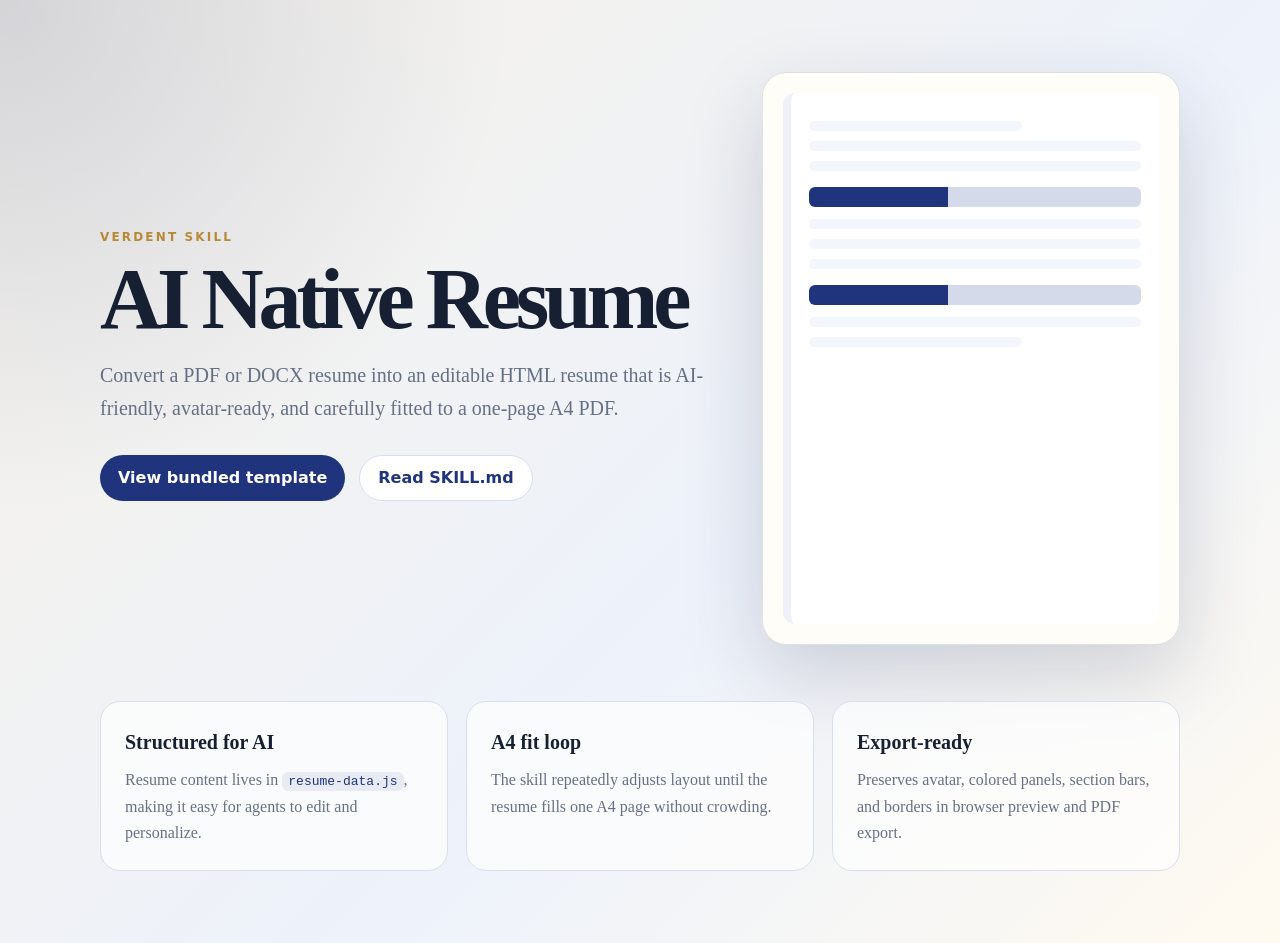
<file: index.html>
<!doctype html>
<html lang="en">
  <head>
    <meta charset="utf-8">
    <meta name="viewport" content="width=device-width, initial-scale=1">
    <title>AI Native Resume Skill</title>
    <style>
      :root {
        --ink: #172033;
        --muted: #667085;
        --line: #d7deee;
        --navy: #1f347d;
        --gold: #b88935;
        --paper: #fffdf7;
        --wash: #f3f6fc;
      }

      * {
        box-sizing: border-box;
      }

      body {
        margin: 0;
        color: var(--ink);
        background:
          radial-gradient(circle at top left, rgba(31, 52, 125, 0.16), transparent 32rem),
          linear-gradient(135deg, #f7f2e8, #edf2fb 58%, #fffaf0);
        font-family: ui-serif, "Songti SC", Georgia, serif;
        line-height: 1.65;
      }

      main {
        width: min(1080px, calc(100% - 40px));
        margin: 0 auto;
        padding: 72px 0;
      }

      .hero {
        display: grid;
        grid-template-columns: minmax(0, 1.2fr) minmax(280px, 0.8fr);
        gap: 36px;
        align-items: center;
      }

      .eyebrow {
        color: var(--gold);
        font-family: ui-sans-serif, system-ui, sans-serif;
        font-size: 12px;
        font-weight: 800;
        letter-spacing: 0.18em;
        text-transform: uppercase;
      }

      h1 {
        margin: 12px 0 18px;
        font-size: clamp(42px, 8vw, 86px);
        line-height: 0.92;
        letter-spacing: -0.06em;
      }

      .lead {
        max-width: 680px;
        color: var(--muted);
        font-size: 20px;
      }

      .actions {
        display: flex;
        flex-wrap: wrap;
        gap: 14px;
        margin-top: 30px;
      }

      a {
        color: var(--navy);
      }

      .button {
        display: inline-flex;
        align-items: center;
        justify-content: center;
        min-height: 46px;
        padding: 0 18px;
        color: white;
        background: var(--navy);
        border-radius: 999px;
        font-family: ui-sans-serif, system-ui, sans-serif;
        font-weight: 750;
        text-decoration: none;
      }

      .button.secondary {
        color: var(--navy);
        background: white;
        border: 1px solid var(--line);
      }

      .resume-card {
        padding: 20px;
        background: var(--paper);
        border: 1px solid rgba(31, 52, 125, 0.14);
        border-radius: 24px;
        box-shadow: 0 30px 80px rgba(32, 41, 72, 0.18);
      }

      .paper {
        aspect-ratio: 210 / 297;
        padding: 18px;
        background: white;
        border-radius: 12px;
        border-left: 8px solid #eef1f8;
      }

      .bar {
        height: 20px;
        margin: 16px 0 12px;
        background: linear-gradient(90deg, var(--navy) 0 42%, #d5daea 42% 100%);
        border-radius: 6px;
      }

      .line {
        height: 10px;
        margin: 10px 0;
        background: var(--wash);
        border-radius: 999px;
      }

      .line.short {
        width: 64%;
      }

      .grid {
        display: grid;
        grid-template-columns: repeat(3, 1fr);
        gap: 18px;
        margin-top: 56px;
      }

      .feature {
        padding: 24px;
        background: rgba(255, 255, 255, 0.68);
        border: 1px solid var(--line);
        border-radius: 20px;
      }

      .feature h2 {
        margin: 0 0 8px;
        font-size: 20px;
      }

      .feature p {
        margin: 0;
        color: var(--muted);
      }

      code {
        color: var(--navy);
        background: rgba(31, 52, 125, 0.08);
        border-radius: 6px;
        padding: 2px 6px;
      }

      @media (max-width: 820px) {
        .hero,
        .grid {
          grid-template-columns: 1fr;
        }
      }
    </style>
  </head>
  <body>
    <main>
      <section class="hero">
        <div>
          <p class="eyebrow">Verdent Skill</p>
          <h1>AI Native Resume</h1>
          <p class="lead">
            Convert a PDF or DOCX resume into an editable HTML resume that is AI-friendly,
            avatar-ready, and carefully fitted to a one-page A4 PDF.
          </p>
          <div class="actions">
            <a class="button" href="assets/template/index.html">View bundled template</a>
            <a class="button secondary" href="SKILL.md">Read SKILL.md</a>
          </div>
        </div>
        <div class="resume-card" aria-label="A4 resume preview illustration">
          <div class="paper">
            <div class="line short"></div>
            <div class="line"></div>
            <div class="line"></div>
            <div class="bar"></div>
            <div class="line"></div>
            <div class="line"></div>
            <div class="line"></div>
            <div class="bar"></div>
            <div class="line"></div>
            <div class="line short"></div>
          </div>
        </div>
      </section>

      <section class="grid">
        <article class="feature">
          <h2>Structured for AI</h2>
          <p>Resume content lives in <code>resume-data.js</code>, making it easy for agents to edit and personalize.</p>
        </article>
        <article class="feature">
          <h2>A4 fit loop</h2>
          <p>The skill repeatedly adjusts layout until the resume fills one A4 page without crowding.</p>
        </article>
        <article class="feature">
          <h2>Export-ready</h2>
          <p>Preserves avatar, colored panels, section bars, and borders in browser preview and PDF export.</p>
        </article>
      </section>
    </main>
  </body>
</html>
</file>
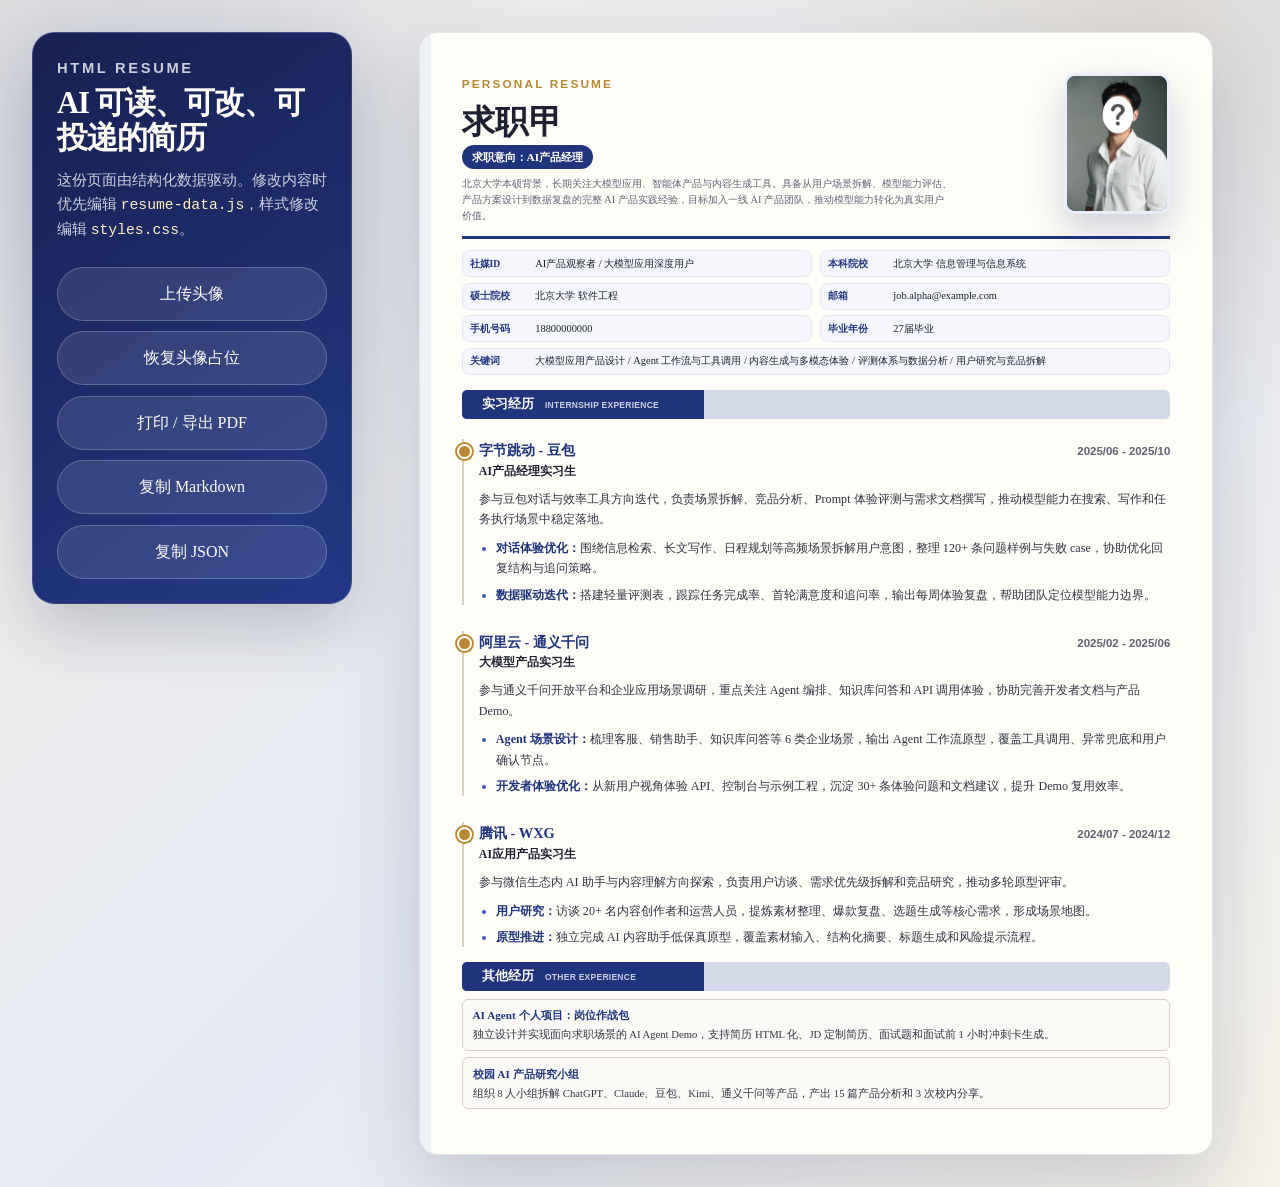
<file: assets/template/index.html>
<!doctype html>
<html lang="zh-CN">
  <head>
    <meta charset="utf-8">
    <meta name="viewport" content="width=device-width, initial-scale=1">
    <meta name="description" content="求职甲 - AI产品经理 HTML 简历">
    <title>求职甲 - AI产品经理</title>
    <link rel="stylesheet" href="styles.css">
  </head>
  <body>
    <div class="resume-shell">
      <aside class="control-panel" aria-label="简历操作">
        <div>
          <p class="eyebrow">HTML Resume</p>
          <h1>AI 可读、可改、可投递的简历</h1>
          <p>这份页面由结构化数据驱动。修改内容时优先编辑 <code>resume-data.js</code>，样式修改编辑 <code>styles.css</code>。</p>
        </div>
        <div class="actions">
          <label class="upload-control" for="avatar-upload">
            上传头像
            <input id="avatar-upload" type="file" accept="image/png,image/jpeg,image/webp">
          </label>
          <button type="button" data-action="clear-avatar">恢复头像占位</button>
          <button type="button" data-action="print">打印 / 导出 PDF</button>
          <button type="button" data-action="copy-markdown">复制 Markdown</button>
          <button type="button" data-action="copy-json">复制 JSON</button>
        </div>
      </aside>

      <main class="resume-page" id="resume" aria-label="求职甲简历">
        <section class="hero">
          <div>
            <p class="resume-type">Personal Resume</p>
            <h2 id="candidate-name"></h2>
            <p class="target" id="candidate-target"></p>
            <p class="summary" id="candidate-summary"></p>
          </div>
          <div class="portrait" aria-label="头像占位">
            <img id="candidate-avatar" alt="求职甲头像" hidden>
            <span id="avatar-fallback">甲</span>
          </div>
        </section>

        <section class="info-grid" id="personal-info" aria-label="个人信息"></section>

        <section class="resume-section" id="internships" aria-labelledby="internships-title">
          <div class="section-title">
            <span></span>
            <h3 id="internships-title">实习经历 <em>Internship experience</em></h3>
          </div>
          <div class="timeline" data-list="internships"></div>
        </section>

        <section class="resume-section" id="other-experience" aria-labelledby="other-title">
          <div class="section-title">
            <span></span>
            <h3 id="other-title">其他经历 <em>Other experience</em></h3>
          </div>
          <div class="cards" data-list="otherExperience"></div>
        </section>
      </main>
    </div>

    <script src="resume-data.js"></script>
    <script src="script.js"></script>
  </body>
</html>
</file>
<file: assets/template/styles.css>
:root {
  --paper: #f8f6ef;
  --ink: #1c2030;
  --muted: #5f6474;
  --line: #d7d0c2;
  --navy: #1f347d;
  --blue: #3857c6;
  --mist: #e9edf8;
  --gold: #b88935;
  --white: #fffdf7;
}

* {
  box-sizing: border-box;
  -webkit-print-color-adjust: exact;
  print-color-adjust: exact;
}

body {
  margin: 0;
  color: var(--ink);
  background:
    radial-gradient(circle at 8% 12%, rgba(56, 87, 198, 0.18), transparent 28rem),
    radial-gradient(circle at 90% 4%, rgba(184, 137, 53, 0.16), transparent 24rem),
    linear-gradient(135deg, #f2eee3, #e4e9f5 55%, #f7f3e9);
  font-family: "Songti SC", "Noto Serif CJK SC", "Source Han Serif SC", serif;
  line-height: 1.62;
}

.resume-shell {
  display: grid;
  grid-template-columns: minmax(15rem, 20rem) minmax(0, 59.5rem);
  gap: 2rem;
  min-height: 100vh;
  padding: 2rem;
}

.control-panel {
  position: sticky;
  top: 2rem;
  align-self: start;
  display: flex;
  flex-direction: column;
  gap: 1.5rem;
  padding: 1.5rem;
  color: var(--white);
  background: linear-gradient(145deg, #172151, #243986);
  border: 1px solid rgba(255, 255, 255, 0.14);
  border-radius: 1.4rem;
  box-shadow: 0 1.5rem 4rem rgba(24, 32, 68, 0.22);
}

.control-panel h1 {
  margin: 0.3rem 0 0.8rem;
  font-size: clamp(1.45rem, 2.4vw, 2rem);
  line-height: 1.15;
  letter-spacing: -0.04em;
}

.control-panel p {
  margin: 0;
  color: rgba(255, 255, 255, 0.78);
  font-size: 0.92rem;
}

.control-panel code {
  color: #fff0c2;
  font-family: "SFMono-Regular", Consolas, monospace;
}

.eyebrow,
.resume-type {
  color: var(--gold);
  font-family: "Avenir Next", "Helvetica Neue", sans-serif;
  font-size: 0.74rem;
  font-weight: 800;
  letter-spacing: 0.18em;
  text-transform: uppercase;
}

.actions {
  display: grid;
  gap: 0.65rem;
}

button,
.upload-control {
  display: grid;
  place-items: center;
  width: 100%;
  padding: 0.82rem 1rem;
  color: var(--white);
  background: rgba(255, 255, 255, 0.1);
  border: 1px solid rgba(255, 255, 255, 0.22);
  border-radius: 999px;
  font: inherit;
  text-align: center;
  cursor: pointer;
  transition: transform 180ms ease, background 180ms ease, border-color 180ms ease;
}

button:hover,
.upload-control:hover {
  transform: translateY(-2px);
  background: rgba(255, 255, 255, 0.17);
  border-color: rgba(255, 255, 255, 0.38);
}

.upload-control input {
  position: absolute;
  width: 1px;
  height: 1px;
  overflow: hidden;
  clip: rect(0, 0, 0, 0);
}

.resume-page {
  position: relative;
  overflow: clip;
  width: 210mm;
  height: 297mm;
  margin-inline: auto;
  padding: 8mm 11mm 9mm;
  background: var(--white);
  border: 1px solid rgba(31, 52, 125, 0.12);
  border-radius: 1.2rem;
  box-shadow: 0 2rem 5rem rgba(27, 35, 74, 0.18);
  line-height: 1.56;
}

.resume-page::before {
  content: "";
  position: absolute;
  inset: 0 auto 0 0;
  z-index: 0;
  width: 3mm;
  background: #eef1f8;
}

.resume-page > * {
  position: relative;
  z-index: 1;
}

.hero {
  display: grid;
  grid-template-columns: minmax(0, 1fr) 28mm;
  gap: 7mm;
  align-items: center;
  padding-bottom: 3mm;
  border-bottom: 0.9mm solid var(--navy);
}

.hero h2 {
  margin: 0;
  font-size: 25pt;
  line-height: 1;
  letter-spacing: 0.02em;
}

.target {
  display: inline-flex;
  margin: 1.8mm 0 0;
  padding: 0.8mm 2.6mm;
  color: var(--white);
  background: var(--navy);
  border-radius: 999px;
  font-size: 8.5pt;
  font-weight: 800;
}

.summary {
  max-width: 130mm;
  margin: 1.8mm 0 0;
  color: var(--muted);
  font-size: 7.8pt;
}

.portrait {
  display: grid;
  place-items: center;
  overflow: hidden;
  width: 28mm;
  aspect-ratio: 3 / 4;
  color: var(--white);
  background:
    linear-gradient(145deg, rgba(255, 255, 255, 0.16), transparent),
    linear-gradient(160deg, var(--navy), var(--blue));
  border: 1mm solid var(--mist);
  border-radius: 3mm;
  box-shadow: 0 1rem 2.4rem rgba(31, 52, 125, 0.22);
}

.portrait span {
  font-size: 22pt;
  font-weight: 900;
}

.portrait img {
  width: 100%;
  height: 100%;
  object-fit: cover;
}

.info-grid {
  display: grid;
  grid-template-columns: repeat(2, minmax(0, 1fr));
  gap: 1.5mm 2mm;
  margin: 3mm 0 3.2mm;
}

.info-item {
  display: grid;
  grid-template-columns: 16mm minmax(0, 1fr);
  gap: 1.4mm;
  align-items: baseline;
  padding: 1.15mm 1.8mm;
  background: #f4f6fc;
  border: 1px solid #e1e6f4;
  border-radius: 2mm;
}

.info-item strong {
  color: var(--navy);
  font-size: 7.2pt;
  white-space: nowrap;
}

.info-item span {
  font-size: 7.8pt;
}

.info-item:last-child {
  grid-column: 1 / -1;
}

.resume-section {
  margin-top: 4mm;
}

.section-title {
  position: relative;
  display: grid;
  grid-template-columns: 2.5mm minmax(0, 1fr);
  align-items: stretch;
  overflow: hidden;
  background: #d5daea;
  border-radius: 1.4mm;
}

.section-title::before {
  content: "";
  position: absolute;
  inset: 0 auto 0 0;
  width: 64mm;
  background: var(--navy);
}

.section-title span {
  background: var(--navy);
}

.section-title h3 {
  position: relative;
  z-index: 1;
  margin: 0;
  padding: 1.2mm 2.8mm;
  color: var(--white);
  font-size: 9.5pt;
  letter-spacing: 0.02em;
}

.section-title em {
  margin-left: 1.8mm;
  color: rgba(255, 255, 255, 0.76);
  font-family: "Avenir Next", "Helvetica Neue", sans-serif;
  font-size: 6.4pt;
  font-style: normal;
  text-transform: uppercase;
}

.timeline {
  display: grid;
  gap: 6.8mm;
  margin-top: 5.4mm;
}

.timeline-item {
  position: relative;
  padding: 0 0 0 4mm;
  border-left: 2px solid var(--line);
}

.timeline-item::before {
  content: "";
  position: absolute;
  top: 0.32rem;
  left: -0.42rem;
  width: 0.68rem;
  height: 0.68rem;
  background: var(--gold);
  border: 0.14rem solid var(--white);
  border-radius: 999px;
  box-shadow: 0 0 0 0.12rem var(--gold);
}

.item-header {
  display: flex;
  justify-content: space-between;
  gap: 1rem;
  align-items: baseline;
}

.item-header h4 {
  margin: 0;
  color: var(--navy);
  font-size: 10.8pt;
}

.role {
  margin: 0;
  font-weight: 800;
}

time {
  flex: none;
  color: var(--muted);
  font-family: "Avenir Next", "Helvetica Neue", sans-serif;
  font-size: 8.6pt;
  font-weight: 800;
}

.role {
  font-size: 8.9pt;
}

.item-summary,
.achievement-list {
  margin: 2.25mm 0 0;
  color: #303545;
  font-size: 9.1pt;
  line-height: 1.68;
}

.experience-card p {
  margin: 1mm 0 0;
  color: #303545;
  font-size: 8pt;
  line-height: 1.32;
}

.achievement-list {
  display: grid;
  gap: 1.55mm;
  padding-left: 4.5mm;
}

.achievement-list li::marker {
  color: var(--blue);
}

.achievement-list strong {
  color: var(--navy);
}

.cards {
  display: grid;
  gap: 1.6mm;
  margin-top: 2mm;
}

.experience-card {
  padding: 2mm 2.6mm;
  background: #fbfaf6;
  border: 1px solid var(--line);
  border-radius: 1.6mm;
}

.experience-card h4 {
  margin: 0;
  color: var(--navy);
  font-size: 8.4pt;
}

.experience-card a {
  display: inline-block;
  margin-top: 0.8mm;
  color: var(--blue);
  font-size: 6.8pt;
  word-break: break-all;
}

@media (max-width: 980px) {
  .resume-shell {
    grid-template-columns: 1fr;
    padding: 1rem;
    overflow-x: auto;
  }

  .control-panel {
    position: static;
  }

  .resume-page {
    flex: none;
  }
}

@media (max-width: 680px) {
  .resume-page {
    border-radius: 0.8rem;
  }

  .item-header {
    display: grid;
  }
}

@page {
  size: A4;
  margin: 0;
}

@media print {
  body {
    background: white;
  }

  .resume-shell {
    display: block;
    min-height: auto;
    padding: 0;
  }

  .control-panel {
    display: none;
  }

  .resume-page {
    border: none;
    border-radius: 0;
    box-shadow: none;
  }
}
</file>
